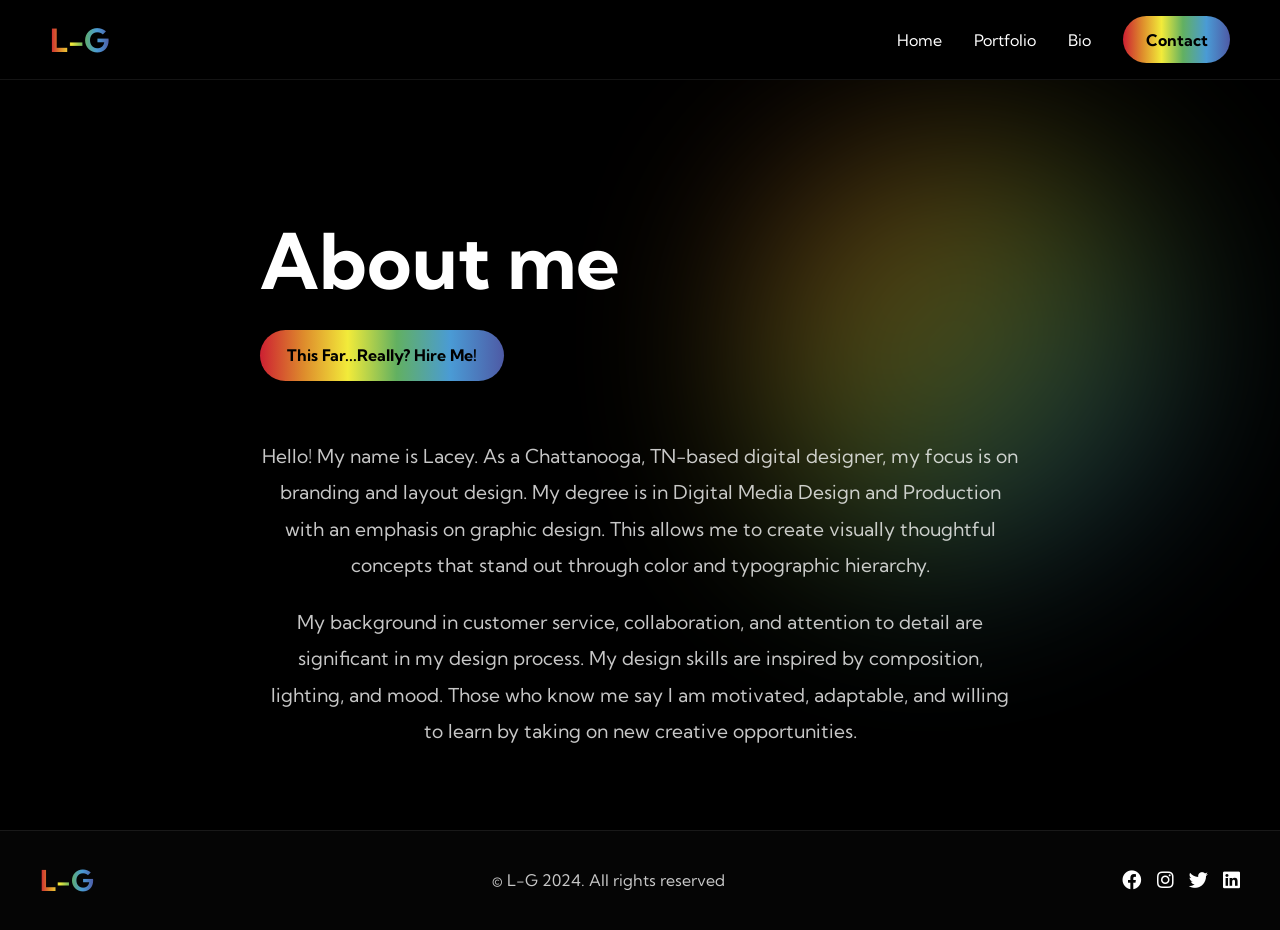
<file: bio.html>
<!DOCTYPE html>
<html lang="en">
  <head>
    <meta charset="UTF-8">
    <meta name="viewport" content="width=device-width, initial-scale=1.0">
    <title>LG Digital Media</title>
    <link rel="stylesheet" href="styles.css">
    <link
      rel="stylesheet"
      href="https://use.fontawesome.com/releases/v5.14.0/css/all.css"
      integrity="sha384-HzLeBuhoNPvSl5KYnjx0BT+WB0QEEqLprO+NBkkk5gbc67FTaL7XIGa2w1L0Xbgc"
      crossorigin="anonymous">
    <link
      href="https://fonts.googleapis.com/css2?family=Kumbh+Sans:wght@400;700&display=swap"
      rel="stylesheet">
    <link rel="icon" type="image/svg+xml" href="favicon.svg">
  </head>
  <body>
    <nav class="navbar">
      <div class="navbar__container">
        <a href="index.html" id="navbar__logo">L-G</a>
        <div class="navbar__toggle" id="mobile-menu">
          <span class="bar"></span> <span class="bar"></span>
          <span class="bar"></span>
        </div>
        <ul class="navbar__menu">
          <li class="navbar__item"><a href="index.html" class="navbar__links">Home</a></li>
          <li class="navbar__item"><a href="portfolio.html" class="navbar__links">Portfolio</a></li>
          <li class="navbar__item"><a href="bio.html" class="navbar__links">Bio</a></li>
          <li class="navbar__btn"><a href="signup.html" class="button">Contact</a></li>
        </ul>
      </div>
    </nav>
    <div class="bio">
      <div class="bio__container">
        <div class="bio__content">
          <h1>About me</h1>
          <a href="signup.html" class="main__btn"><span>This Far...Really? Hire Me!</span></a>
        </div>
        <div class="bio__content">
          <p>Hello! My name is Lacey. As a Chattanooga, TN-based digital designer, my focus is on
branding and layout design. My degree is in Digital Media Design and Production with an
emphasis on graphic design. This allows me to create visually thoughtful concepts that
stand out through color and typographic hierarchy.</p> 
         <p>My background in customer service, collaboration, and attention to detail are significant in my design process. My design skills
are inspired by composition, lighting, and mood. Those who know me say I am motivated,
adaptable, and willing to learn by taking on new creative opportunities.</p>
        </div>
      </div>
    </div>

    <div class="footer__container">
    <div class="social__media">
      <div class="social__media--wrap">
        <div class="footer__logo">
          <a href="/" id="footer__logo">L-G</a>
        </div>
        <p class="website__rights">© L-G 2024. All rights reserved</p>
        <div class="social__icons">
          <a class="social__icon--link" href="https://www.facebook.com/" target="_blank" aria-label="Facebook"><i class="fab fa-facebook"></i></a>
          <a class="social__icon--link" href="https://www.instagram.com/" target="_blank" aria-label="Instagram"><i class="fab fa-instagram"></i></a>
          <a class="social__icon--link" href="https://x.com/" target="_blank" aria-label="Twitter"><i class="fab fa-twitter"></i></a>
          <a class="social__icon--link" href="https://www.linkedin.com/home" target="_blank" aria-label="LinkedIn"><i class="fab fa-linkedin"></i></a>
        </div>
      </div>
    </div>
  </div>

<script src="app.js"></script>
</body>
</html>
</file>
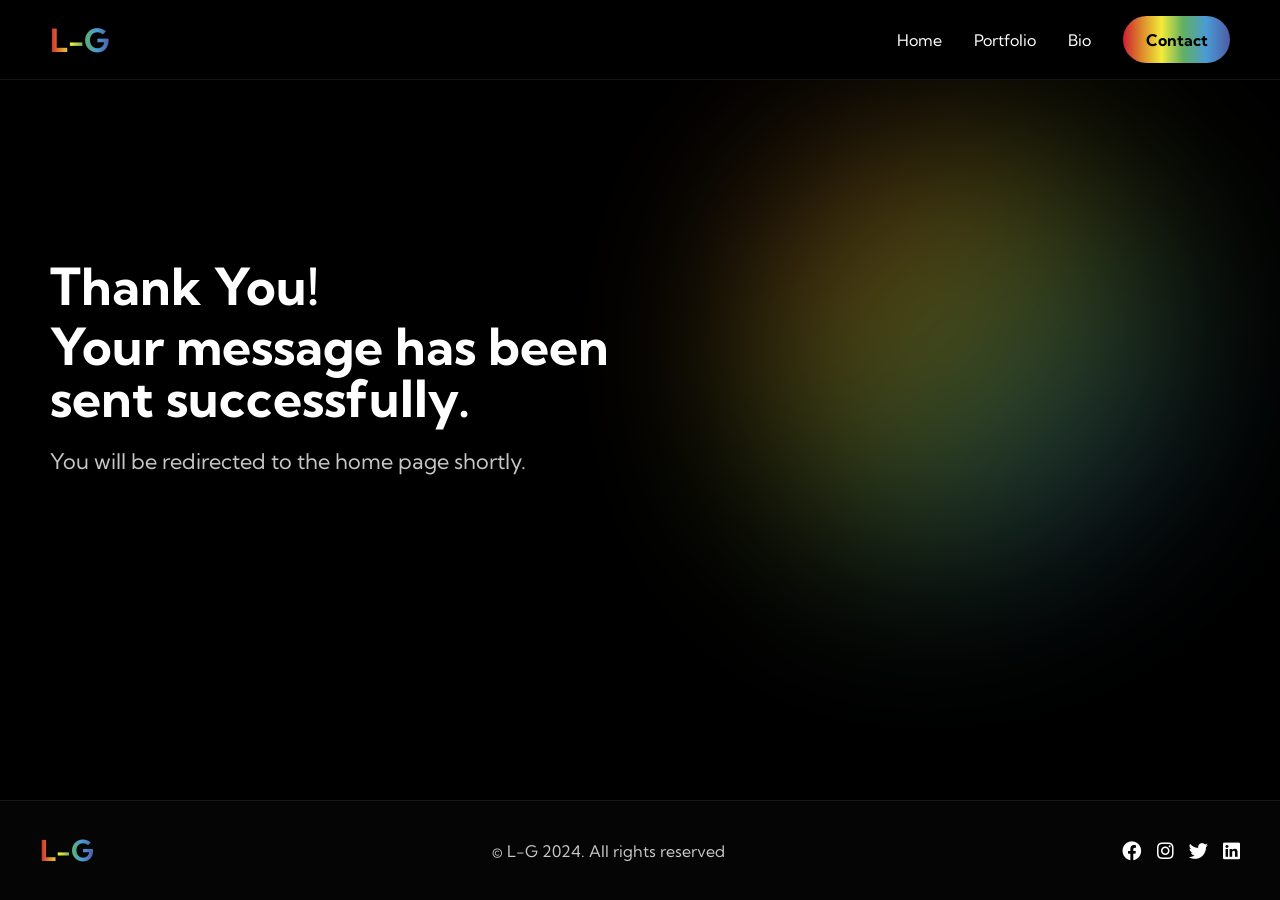
<file: thanks.html>
<!DOCTYPE html>
<html lang="en">
<head>
  <meta charset="UTF-8">
  <meta name="viewport" content="width=device-width, initial-scale=1.0">
  <title>Thank You - LG Digital Media</title>
  <link rel="stylesheet" href="styles.css">
  <link
    rel="stylesheet"
    href="https://use.fontawesome.com/releases/v5.14.0/css/all.css"
    integrity="sha384-HzLeBuhoNPvSl5KYnjx0BT+WB0QEEqLprO+NBkkk5gbc67FTaL7XIGa2w1L0Xbgc"
    crossorigin="anonymous">
  <link
    href="https://fonts.googleapis.com/css2?family=Kumbh+Sans:wght@400;700&display=swap"
    rel="stylesheet">
  <link rel="icon" type="image/svg+xml" href="favicon.svg">
</head>
<body>
  <nav class="navbar">
    <div class="navbar__container">
      <a href="index.html" id="navbar__logo">L-G</a>
      <div class="navbar__toggle" id="mobile-menu">
        <span class="bar"></span> <span class="bar"></span>
        <span class="bar"></span>
      </div>
      <ul class="navbar__menu">
        <li class="navbar__item"><a href="index.html" class="navbar__links">Home</a></li>
        <li class="navbar__item"><a href="portfolio.html" class="navbar__links">Portfolio</a></li>
        <li class="navbar__item"><a href="bio.html" class="navbar__links">Bio</a></li>
        <li class="navbar__btn"><a href="signup.html" class="button">Contact</a></li>
      </ul>
    </div>
  </nav>

  <div class="main">
    <div class="main__container">
      <div class="main__content">
        <h1>Thank You!</h1>
        <h2>Your message has been sent successfully.</h2>
        <p>You will be redirected to the home page shortly.</p>
      </div>
    </div>
  </div>

  <div class="footer__container">
    <div class="social__media">
      <div class="social__media--wrap">
        <div class="footer__logo">
          <a href="/" id="footer__logo">L-G</a>
        </div>
        <p class="website__rights">© L-G 2024. All rights reserved</p>
        <div class="social__icons">
          <a class="social__icon--link" href="https://www.facebook.com/" target="_blank" aria-label="Facebook"><i class="fab fa-facebook"></i></a>
          <a class="social__icon--link" href="https://www.instagram.com/" target="_blank" aria-label="Instagram"><i class="fab fa-instagram"></i></a>
          <a class="social__icon--link" href="https://x.com/" target="_blank" aria-label="Twitter"><i class="fab fa-twitter"></i></a>
          <a class="social__icon--link" href="https://www.linkedin.com/home" target="_blank" aria-label="LinkedIn"><i class="fab fa-linkedin"></i></a>
        </div>
      </div>
    </div>
  </div>

  <script src="app.js"></script>
</body>
</html>
</file>
<file: styles.css>
:root {
  --bg: #000000;
  --text: #ffffff;
  --text-soft: rgba(255, 255, 255, 0.78);
  --surface: rgba(255, 255, 255, 0.04);
  --border: rgba(255, 255, 255, 0.12);
  --shadow: 0 18px 50px rgba(0, 0, 0, 0.35);

  --red: #cd2032;
  --orange: #de8c2c;
  --yellow: #f2eb3a;
  --green: #62b061;
  --blue: #4a9bd5;
  --indigo: #4e5aa5;

  --rainbow: linear-gradient(
    90deg,
    #cd2032 0%,
    #de8c2c 18%,
    #f2eb3a 36%,
    #62b061 56%,
    #4a9bd5 78%,
    #4e5aa5 100%
  );
}

* {
  box-sizing: border-box;
  margin: 0;
  padding: 0;
  font-family: 'Kumbh Sans', sans-serif;
}

html,
body {
  background: var(--bg);
  color: var(--text);
  overflow-x: hidden;
}

body {
  display: flex;
  flex-direction: column;
  min-height: 100vh;
}

a {
  text-decoration: none;
}

img {
  display: block;
  max-width: 100%;
}

/* NAVBAR */
.navbar {
  background: rgba(0, 0, 0, 0.88);
  backdrop-filter: blur(14px);
  height: 80px;
  display: flex;
  justify-content: center;
  align-items: center;
  position: sticky;
  top: 0;
  z-index: 999;
  border-bottom: 1px solid rgba(255, 255, 255, 0.08);
}

.navbar__container {
  display: flex;
  justify-content: space-between;
  align-items: center;
  height: 80px;
  width: 100%;
  max-width: 1300px;
  margin: 0 auto;
  padding: 0 50px;
}

#navbar__logo {
  font-size: 2rem;
  font-weight: 700;
  background-image: var(--rainbow);
  -webkit-background-clip: text;
  -webkit-text-fill-color: transparent;
  background-clip: text;
  cursor: pointer;
}

.navbar__menu {
  display: flex;
  align-items: center;
  list-style: none;
}

.navbar__item {
  height: 80px;
}

.navbar__links {
  color: var(--text);
  display: flex;
  align-items: center;
  justify-content: center;
  padding: 0 1rem;
  height: 100%;
  transition: color 0.3s ease;
}

.navbar__links:hover {
  color: var(--yellow);
}

.navbar__btn {
  display: flex;
  align-items: center;
  justify-content: center;
  padding-left: 1rem;
}

.button {
  display: inline-flex;
  justify-content: center;
  align-items: center;
  padding: 0.85rem 1.4rem;
  border-radius: 999px;
  background: var(--rainbow);
  color: #000000;
  font-weight: 700;
  transition: transform 0.3s ease, filter 0.3s ease;
}

.button:hover {
  transform: translateY(-2px);
  filter: brightness(1.05);
}

/* MOBILE MENU ICON */
.navbar__toggle .bar {
  display: none;
}

/* HERO */
.main {
  position: relative;
  min-height: calc(70vh - 60px);
  background: #000000;
  overflow: hidden;
  flex: 1;
}

.main::before {
  content: "";
  position: absolute;
  width: 430px;
  height: 430px;
  top: 8%;
  right: 8%;
  border-radius: 42% 58% 63% 37% / 40% 42% 58% 60%;
  background: linear-gradient(
    135deg,
    rgba(205, 32, 50, 0.95),
    rgba(222, 140, 44, 0.92),
    rgba(242, 235, 58, 0.82),
    rgba(98, 176, 97, 0.88),
    rgba(74, 155, 213, 0.92),
    rgba(78, 90, 165, 0.98)
  );
  filter: blur(90px);
  opacity: 0.42;
  z-index: 0;
}

.main__container {
  position: relative;
  z-index: 1;
  display: grid;
  grid-template-columns: 1.05fr 0.95fr;
  align-items: center;
  gap: 2rem;
  width: 100%;
  max-width: 1300px;
  min-height: calc(70vh - 50px);
  margin: 0 auto;
  padding: 3rem 50px;
}

.main__content h1 {
  font-size: clamp(2rem, 4vw, 3.5rem);
  line-height: 0.95;
  color: var(--text);
}

.main__content h2 {
  font-size: clamp(2rem, 4vw, 3.5rem);
  line-height: 1;
  margin-top: 0.7rem;
  color: var(--text);
}

.main__content p {
  margin-top: 1.25rem;
  font-size: clamp(1.05rem, 2vw, 1.35rem);
  color: var(--text-soft);
  max-width: 500px;
  line-height: 1.6;
}

.main__btn {
  display: inline-flex;
  align-items: center;
  justify-content: center;
  margin-top: 2rem;
  padding: 0.95rem 1.7rem;
  border-radius: 999px;
  background: var(--rainbow);
  color: #000000;
  font-weight: 700;
  transition: transform 0.3s ease, filter 0.3s ease;
  box-shadow: var(--shadow);
}

.main__btn:hover {
  transform: translateY(-2px);
  filter: brightness(1.05);
}

.main__btn span {
  color: #000000;
}

.main__img--container {
  display: flex;
  justify-content: center;
}

#main__img {
  width: min(390px, 88%);
  aspect-ratio: 4 / 5;
  object-fit: cover;
  border-radius: 28px;
  border: 1px solid var(--border);
  box-shadow: 0 24px 60px rgba(0, 0, 0, 0.45);
  background: rgba(255, 255, 255, 0.03);
}

/* SERVICES */
.services {
  background: #000000;
  padding: 6rem 2rem;
}

.services h1 {
  text-align: center;
  font-size: clamp(2rem, 4vw, 3rem);
  color: var(--text);
}

.services__container {
  display: grid;
  grid-template-columns: repeat(auto-fit, minmax(220px, 1fr));
  gap: 1.5rem;
  max-width: 1200px;
  margin: 2rem auto 0;
}

.services__card {
  min-height: 260px;
  padding: 2rem;
  border-radius: 24px;
  background: var(--surface);
  border: 1px solid var(--border);
  backdrop-filter: blur(12px);
  box-shadow: var(--shadow);
  display: flex;
  flex-direction: column;
  justify-content: space-between;
  transition: transform 0.3s ease, border-color 0.3s ease;
}

.services__card:hover {
  transform: translateY(-6px);
  border-color: rgba(255, 255, 255, 0.22);
}

.services__card h2 {
  color: var(--text);
  font-size: 1.3rem;
}

.services__card p {
  margin-top: 0.9rem;
  color: var(--text-soft);
  line-height: 1.5;
}

.view-button {
  display: inline-flex;
  align-items: center;
  justify-content: center;
  width: fit-content;
  margin-top: 1.3rem;
  padding: 0.8rem 1.2rem;
  border-radius: 999px;
  background: var(--rainbow);
  color: #000000;
  font-weight: 700;
  transition: transform 0.3s ease, filter 0.3s ease;
}

.view-button:hover {
  transform: translateY(-2px);
  filter: brightness(1.05);
}

/* FOOTER */
.footer__container {
  background: #050505;
  border-top: 1px solid rgba(255, 255, 255, 0.08);
  flex-shrink: 0;
  margin-top: auto;
  padding: 2rem 1.5rem;
}

.social__media {
  max-width: 1200px;
  margin: 0 auto;
}

.social__media--wrap {
  display: flex;
  justify-content: space-between;
  align-items: center;
  gap: 1rem;
  flex-wrap: wrap;
}

#footer__logo {
  font-size: 1.8rem;
  font-weight: 700;
  background-image: var(--rainbow);
  -webkit-background-clip: text;
  -webkit-text-fill-color: transparent;
  background-clip: text;
}

.website__rights {
  color: var(--text-soft);
}

.social__icons {
  display: flex;
  gap: 0.95rem;
}

.social__icon--link {
  color: var(--text);
  font-size: 1.2rem;
  transition: color 0.3s ease, transform 0.3s ease;
}

.social__icon--link:hover {
  color: var(--yellow);
  transform: translateY(-2px);
}

/* TABLET */
@media screen and (max-width: 960px) {
  .navbar__container {
    padding: 0 24px;
  }

  .navbar__menu {
    display: grid;
    grid-template-columns: auto;
    width: 100%;
    position: absolute;
    top: -1000px;
    left: 0;
    background: rgba(0, 0, 0, 0.97);
    transition: all 0.5s ease;
    z-index: -1;
    padding-bottom: 1.5rem;
    border-bottom: 1px solid rgba(255, 255, 255, 0.08);
  }

  .navbar__menu.active {
    top: 80px;
    z-index: 99;
  }

  .navbar__item {
    width: 100%;
    height: auto;
  }

  .navbar__links {
    display: block;
    text-align: center;
    padding: 1.4rem 2rem;
  }

  .navbar__btn {
    width: 100%;
    padding: 1rem 1.5rem 0;
  }

  .button {
    width: 100%;
  }

  .navbar__toggle .bar {
    display: block;
    width: 25px;
    height: 3px;
    margin: 5px auto;
    background: var(--text);
    transition: all 0.3s ease-in-out;
  }

  #mobile-menu {
    position: absolute;
    top: 50%;
    right: 24px;
    transform: translateY(-50%);
    cursor: pointer;
  }

  #mobile-menu.is-active .bar:nth-child(2) {
    opacity: 0;
  }

  #mobile-menu.is-active .bar:nth-child(1) {
    transform: translateY(8px) rotate(45deg);
  }

  #mobile-menu.is-active .bar:nth-child(3) {
    transform: translateY(-8px) rotate(-45deg);
  }

  .main__container {
    grid-template-columns: 1fr;
    text-align: center;
    padding: 3rem 24px;
  }

  .main__content p {
    margin-left: auto;
    margin-right: auto;
  }
}

/* MOBILE */
@media screen and (max-width: 600px) {
  .main::before {
    width: 280px;
    height: 280px;
    filter: blur(70px);
    opacity: 0.35;
  }

  .services {
    padding: 4rem 1rem;
  }

  .services__card {
    border-radius: 20px;
  }

  .social__media--wrap {
    flex-direction: column;
    text-align: center;
  }
}

/* PORTFOLIO PAGE */

.portfolio {
  background: #000000;
  flex: 1;
  padding: 5.5rem 1.5rem 4rem;
  position: relative;
  overflow: hidden;
}

.portfolio__container {
  position: relative;
  z-index: 1;
  max-width: 1200px;
  margin: 0 auto;
}

.portfolio__content {
  min-height: 30vh;
  display: flex;
  flex-direction: column;
  justify-content: center;
  align-items: flex-start;
  margin-bottom: 2rem;
}

.portfolio__content h1 {
  font-size: clamp(2.5rem, 6vw, 5rem);
  line-height: 0.95;
  color: var(--text);
}

.portfolio__content h2 {
  margin-top: 0.85rem;
  font-size: clamp(1.05rem, 2vw, 1.35rem);
  font-weight: 400;
  line-height: 1.5;
  color: var(--text-soft);
  max-width: 520px;
}

.portfolio-tabs {
  display: flex !important;
  flex-direction: row !important;
  flex-wrap: nowrap !important;
  align-items: center !important;
  justify-content: flex-start !important;
  gap: 2rem;
  margin-bottom: 0.75rem;
  width: 100%;
  overflow-x: auto;
  white-space: nowrap;
}

.portfolio-tab {
  display: inline-block;
  flex: 0 0 auto;
  width: auto;
  padding: 0.9rem 0;
  border: none;
  border-bottom: 1px solid rgba(255, 255, 255, 0.12);
  border-radius: 0;
  background: transparent;
  color: var(--text);
  font-weight: 700;
  letter-spacing: 0.08em;
  white-space: nowrap;
  cursor: pointer;
  transition: color 0.3s ease, border-color 0.3s ease;
}

.portfolio-tab:hover {
  color: var(--yellow);
  border-bottom-color: var(--yellow);
}

.portfolio-tab.active {
  display: block;
  color: var(--yellow);
  border-bottom-color: var(--yellow);
}

.portfolio-panels {
  width: 100%;
}

.portfolio-panel {
  display: none;
  padding: 1.4rem;
  border-radius: 28px;
  background: var(--surface);
  border: 1px solid var(--border);
  box-shadow: var(--shadow);
  backdrop-filter: blur(12px);
}

.portfolio-panel.active {
  display: block;
}

.project-list {
  display: flex;
  flex-direction: column;
  gap: 2rem;
}

.project-card {
  padding: 1.5rem;
  border-radius: 24px;
  background: rgba(255, 255, 255, 0.035);
  border: 1px solid var(--border);
  box-shadow: var(--shadow);
}

.project-card__text {
  max-width: 760px;
  margin-bottom: 1.25rem;
}

.project-card h3 {
  font-size: clamp(1.4rem, 3vw, 2rem);
  color: var(--text);
  margin-bottom: 0.65rem;
}

.project-card p {
  color: var(--text-soft);
  line-height: 1.7;
  font-size: 1rem;
  margin-top: 1.5rem;
}

.project-images {
  display: grid;
  grid-template-columns: repeat(2, 1fr);
  gap: 0.9rem;
}

.project-images a {
  display: block;
  width: 100%;
  height: 100%;
}

.project-images img {
  width: 100%;
  height: 400px;
  object-fit: cover;
  border-radius: 18px;
  border: 1px solid var(--border);
  background: #111111;
  box-shadow: var(--shadow);
  transition: transform 0.3s ease, filter 0.3s ease, border-color 0.3s ease;
}

.project-images img:hover {
  transform: translateY(-4px);
  filter: brightness(1.04);
  border-color: rgba(255, 255, 255, 0.22);
}

.project-image--main {
  grid-column: 1 / -1;
  height: auto !important;
  object-fit: contain !important;
}

@media screen and (max-width: 768px) {
  .portfolio {
    padding: 4.5rem 1.25rem 3.5rem;
  }

  .portfolio::before {
    width: 300px;
    height: 300px;
    top: 2%;
    right: -18%;
    filter: blur(75px);
    opacity: 0.35;
  }

  .portfolio__content {
    align-items: center;
    text-align: center;
  }

  .portfolio-tabs {
    justify-content: center !important;
  }

  .project-images {
    grid-template-columns: 1fr;
  }

  .project-card {
    padding: 1rem;
  }

  .project-images img {
    height: auto;
  }
}
  
/* BIO PAGE */
.bio {
  background: #000000;
  flex: 1;
  padding: 5.5rem 1.5rem 5rem;
  position: relative;
  overflow: hidden;
}

.bio::before {
  content: "";
  position: absolute;
  width: 430px;
  height: 430px;
  top: 8%;
  right: 8%;
  border-radius: 42% 58% 63% 37% / 40% 42% 58% 60%;
  background: linear-gradient(
    135deg,
    rgba(205, 32, 50, 0.95),
    rgba(222, 140, 44, 0.92),
    rgba(242, 235, 58, 0.82),
    rgba(98, 176, 97, 0.88),
    rgba(74, 155, 213, 0.92),
    rgba(78, 90, 165, 0.98)
  );
  filter: blur(90px);
  opacity: 0.42;
  z-index: 0;
}

.bio__container {
  position: relative;
  z-index: 1;
  max-width: 950px;
  margin: 0 auto;
}

.bio__content {
  min-height: 30vh;
  display: flex;
  flex-direction: column;
  justify-content: center;
  align-items: flex-start;
}

.bio__content h1 {
  font-size: clamp(2.5rem, 6vw, 5rem);
  line-height: 0.95;
  color: var(--text);
}

.bio__content {
  max-width: 760px;
  margin: 0 auto;
  text-align: center;
}

.bio__content p {
  font-size: clamp(1.05rem, 1.8vw, 1.2rem);
  line-height: 1.9;
  color: var(--text-soft);
  margin-bottom: 1.25rem;
}

.bio__content p:last-child {
  margin-bottom: 0;
}

@media screen and (max-width: 768px) {
  .bio {
    padding: 4.5rem 1.25rem 3.5rem;
  }

  .bio_content {
    max-width: 100%;
  }

  .bio_content p {
    line-height: 1.75;
  }
} 

/* CONTACT PAGE */
.container {
  background: #000000;
  flex: 1;
  padding: 5.5rem 1.5rem 5rem;
  position: relative;
  overflow: hidden;
}

.container::before {
  content: "";
  position: absolute;
  width: 380px;
  height: 380px;
  top: 4%;
  right: 8%;
  border-radius: 50%;
  background: var(--rainbow);
  filter: blur(100px);
  opacity: 0.42;
  z-index: 0;

}

.container form {
  position: relative;
  z-index: 1;
  max-width: 760px;
  margin: 0 auto;
}

.container .main__content {
  display: flex;
  flex-direction: column;
  gap: 0.75rem;
}

.container label {
  margin-top: 1rem;
  color: var(--text);
  font-weight: 700;
  letter-spacing: 0.03em;
}

.container input[type="text"],
.container input[type="email"],
.container select,
.container textarea {
  width: 100%;
  padding: 1rem 1.1rem;
  border: none;
  border-bottom: 1px solid rgba(255, 255, 255, 0.18);
  background: transparent;
  color: var(--text);
  font-size: 1rem;
  font-family: 'Kumbh Sans', sans-serif;
  outline: none;
  transition: border-color 0.3s ease, color 0.3s ease;
}

.container input,
.container select,
.container textarea {
  color-scheme: dark;
}

.container input::-webkit-contacts-auto-fill-button {
  filter: invert(1);
}

.container input[type="text"]::placeholder,
.container input[type="email"]::placeholder,
.container textarea::placeholder {
  color: rgba(255, 255, 255, 0.45);
}

.container input[type="text"]:focus,
.container input[type="email"]:focus,
.container select:focus,
.container textarea:focus {
  border-bottom-color: var(--yellow);
}

.container input[type="email"] {
  background: transparent;
  color: var(--text);
}

.container input:-webkit-autofill,
.container input:-webkit-autofill:hover,
.container input:-webkit-autofill:focus {
  -webkit-text-fill-color: #ffffff;
  -webkit-box-shadow: 0 0 0px 1000px #000000 inset;
  transition: background-color 5000s ease-in-out 0s;
}

.container select {
  appearance: none;
  -webkit-appearance: none;
  -moz-appearance: none;
  cursor: pointer;
}

.container textarea {
  resize: vertical;
  min-height: 180px;
}

.container input[type="submit"] {
  margin-top: 2rem;
  padding: 0.95rem 0;
  border: none;
  border-bottom: 1px solid rgba(255, 255, 255, 0.18);
  background: transparent;
  color: var(--text);
  font-family: 'Kumbh Sans', sans-serif;
  font-size: 1rem;
  font-weight: 700;
  letter-spacing: 0.08em;
  cursor: pointer;
  transition: color 0.3s ease, border-color 0.3s ease;
}

.container input[type="submit"]:hover {
  color: var(--yellow);
  border-bottom-color: var(--yellow);
}

@media screen and (max-width: 768px) {
  .container {
    padding: 4.5rem 1.25rem 3.5rem;
  }

  .container form {
    max-width: 100%;
  }

  .container textarea {
    min-height: 160px;
  }
}
</file>
